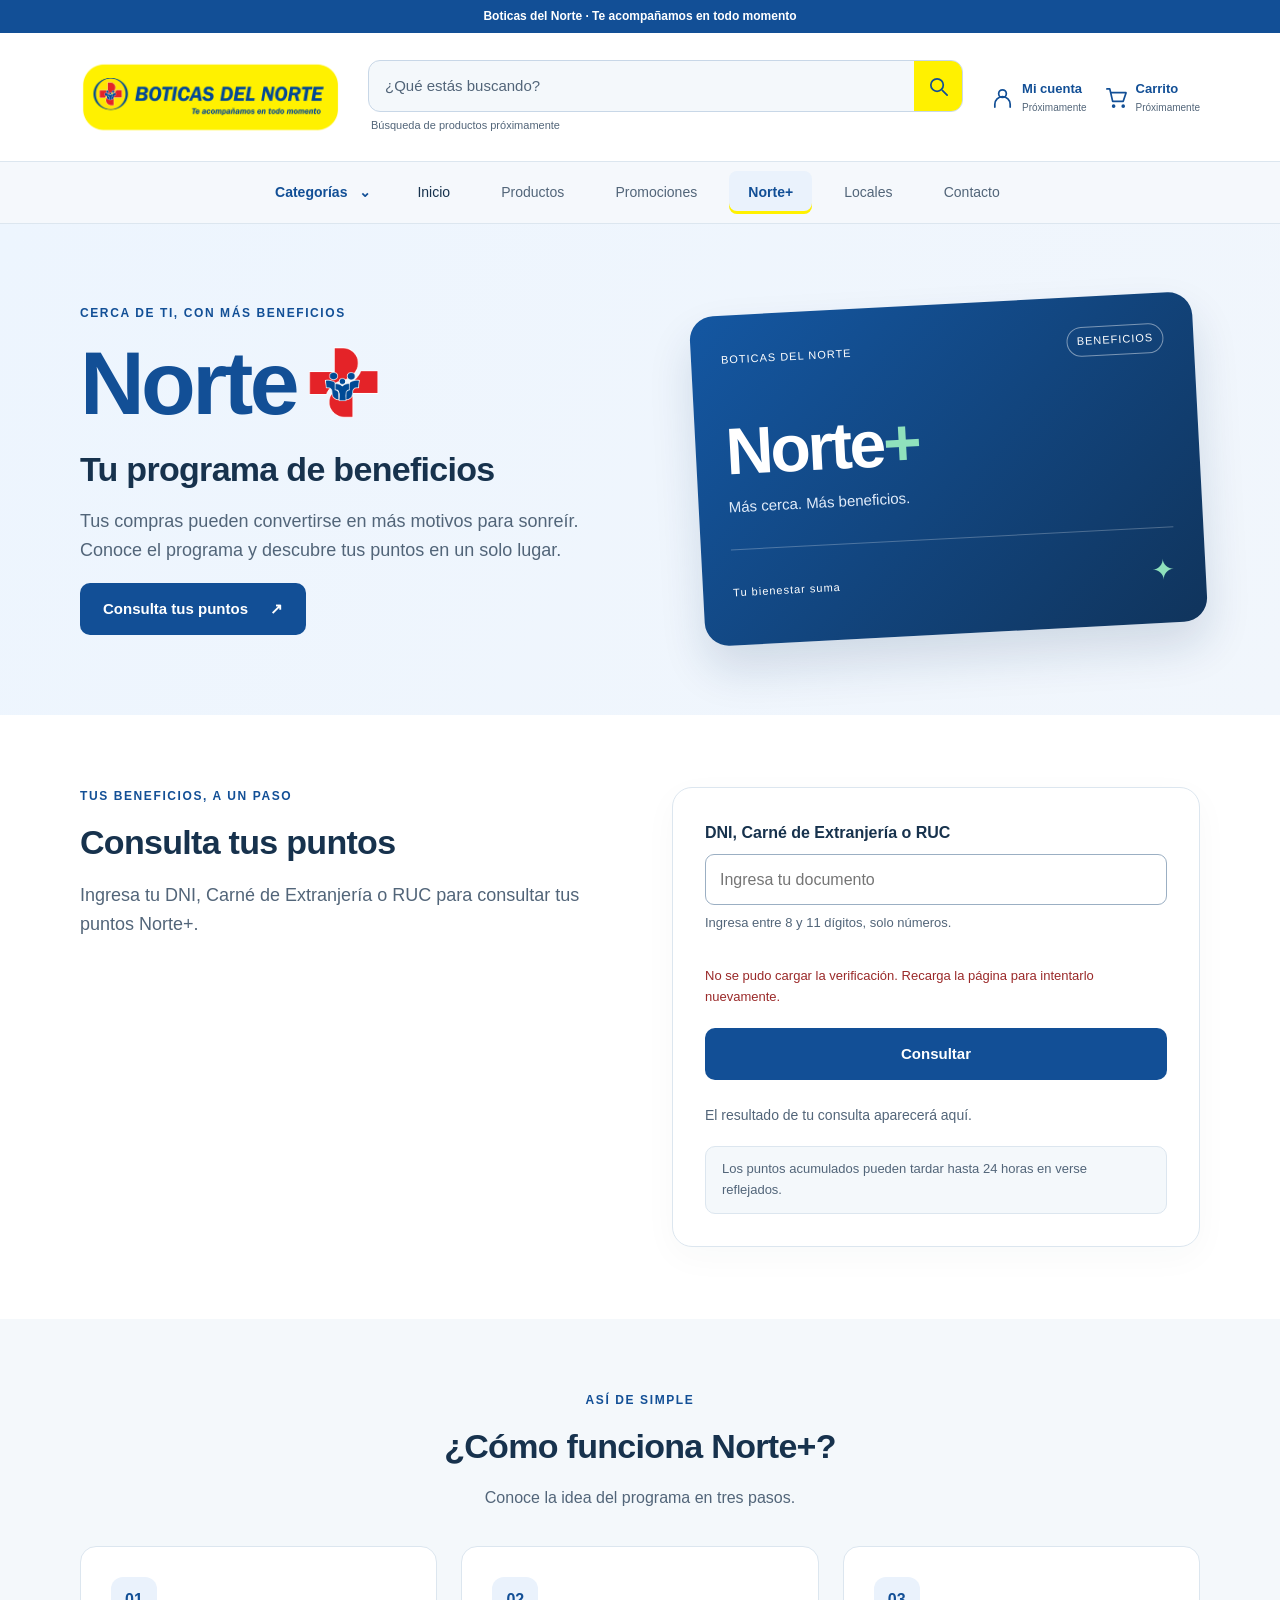
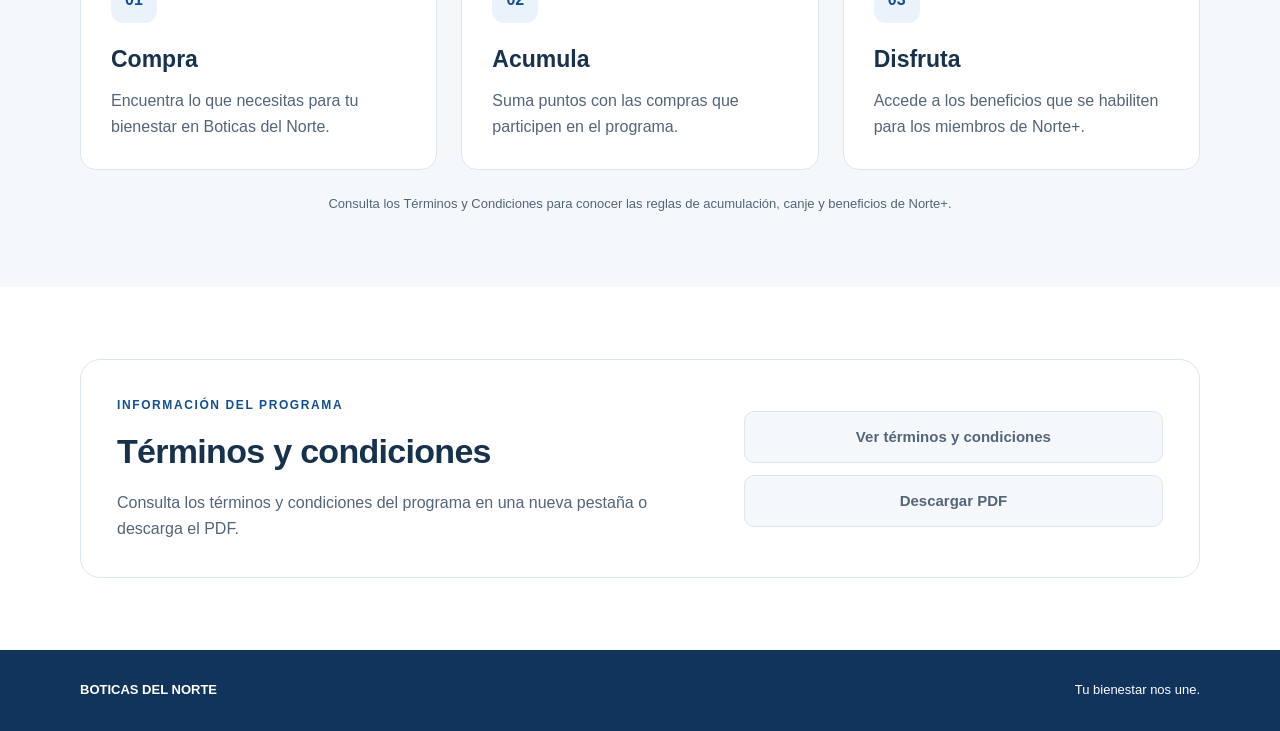
<file: index.html>
<!DOCTYPE html>
<html lang="es">

<head>
    <!-- Redirección temporal a Norte+: quitar esta etiqueta para restaurar Inicio. -->
    <meta http-equiv="refresh" content="0; url=norte-plus.html">
    <meta charset="UTF-8">
    <meta name="viewport" content="width=device-width, initial-scale=1.0">

    <link rel="stylesheet" href="style.css">

    <title>Mi primera web</title>
</head>

<body>

    <header>
        <div class="logo">
            MI PRIMERA WEB
        </div>

        <nav>
            <a href="#">Inicio</a>
            <a href="#">Nosotros</a>
            <a href="#">Servicios</a>
            <a href="norte-plus.html">Norte+</a>
            <a href="#">Contacto</a>
        </nav>
    </header>

    <main>

        <h2>BIENVENIDO A BOTICAS DEL NORTE</h2>

        <h1>Bienvenido a mi página</h1>

        <p>
            Estoy aprendiendo a crear páginas web
            utilizando HTML y CSS.
        </p>

        <button>Ver más</button>

    </main>

    <section>

        <h2>Sobre nosotros</h2>

        <p>
            Esta es una sección de ejemplo para
            nuestra página web.
        </p>

    </section>

</body>
</html>
</file>
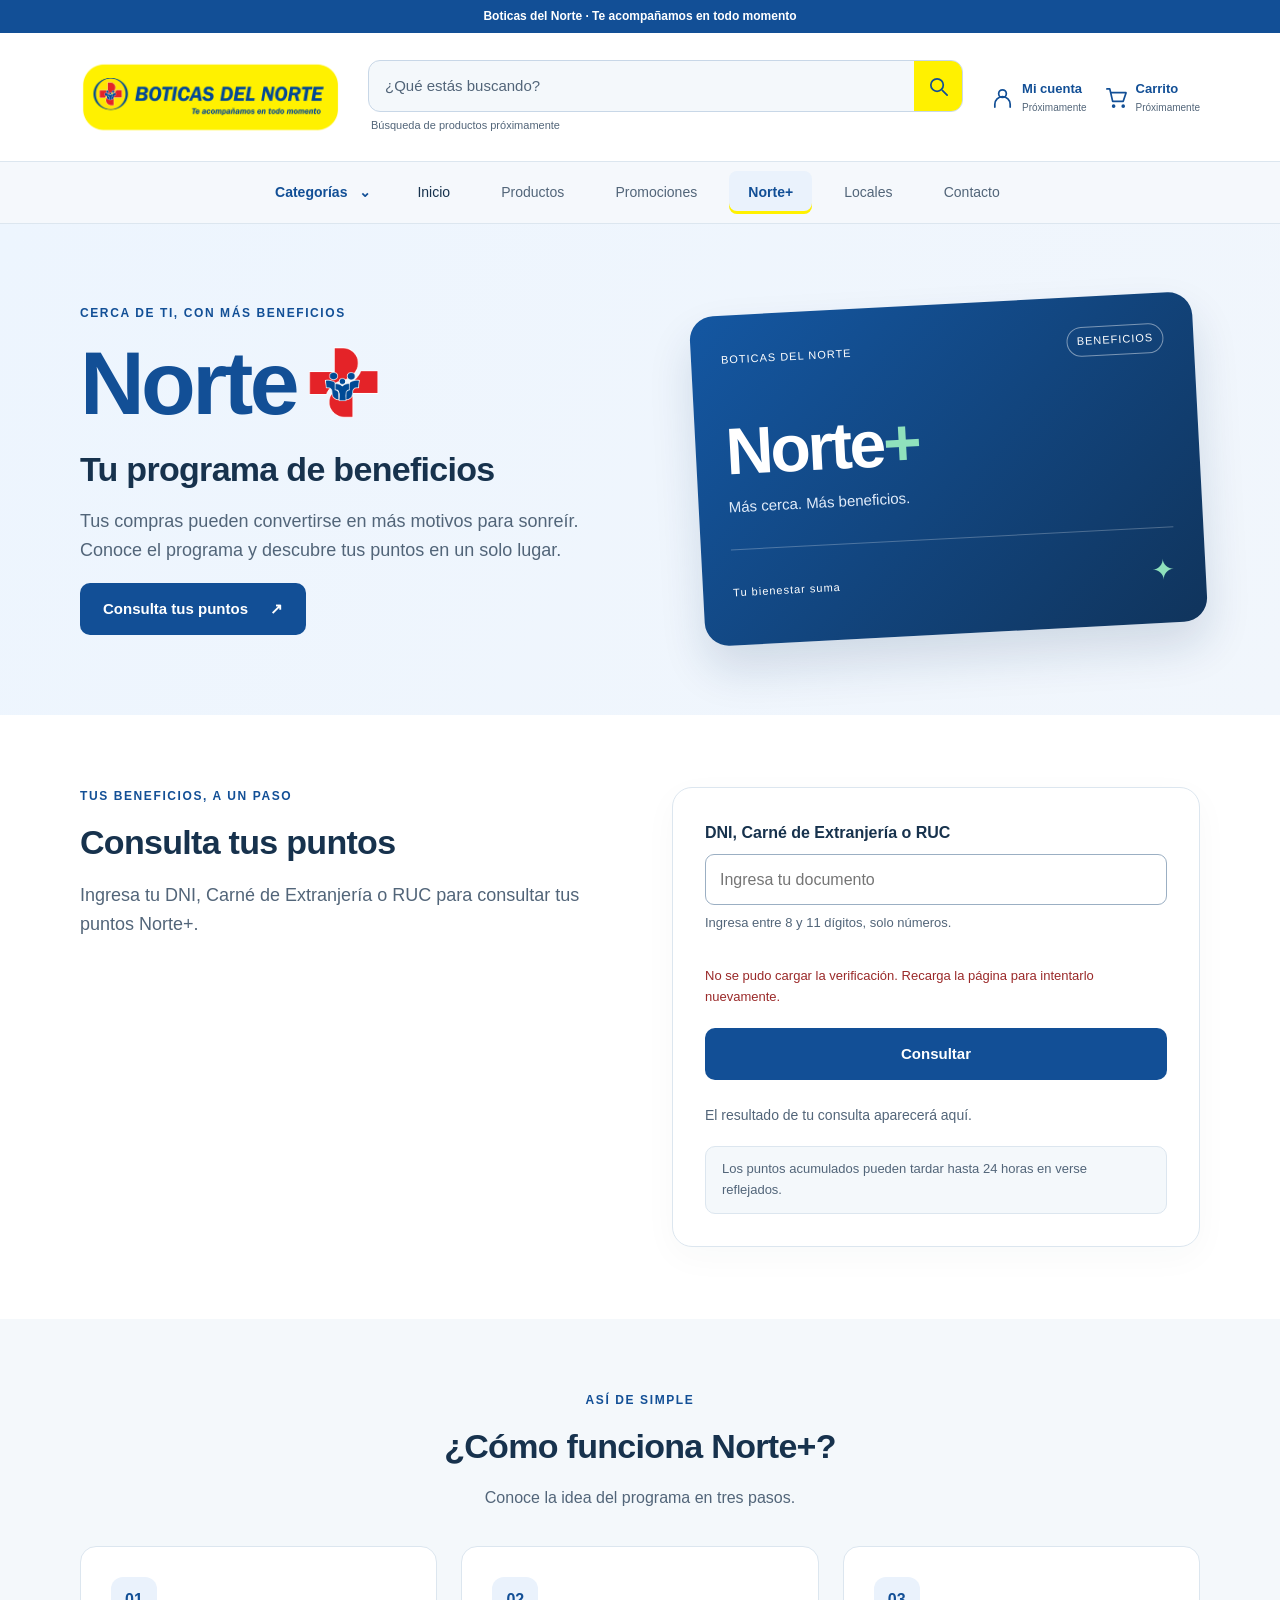
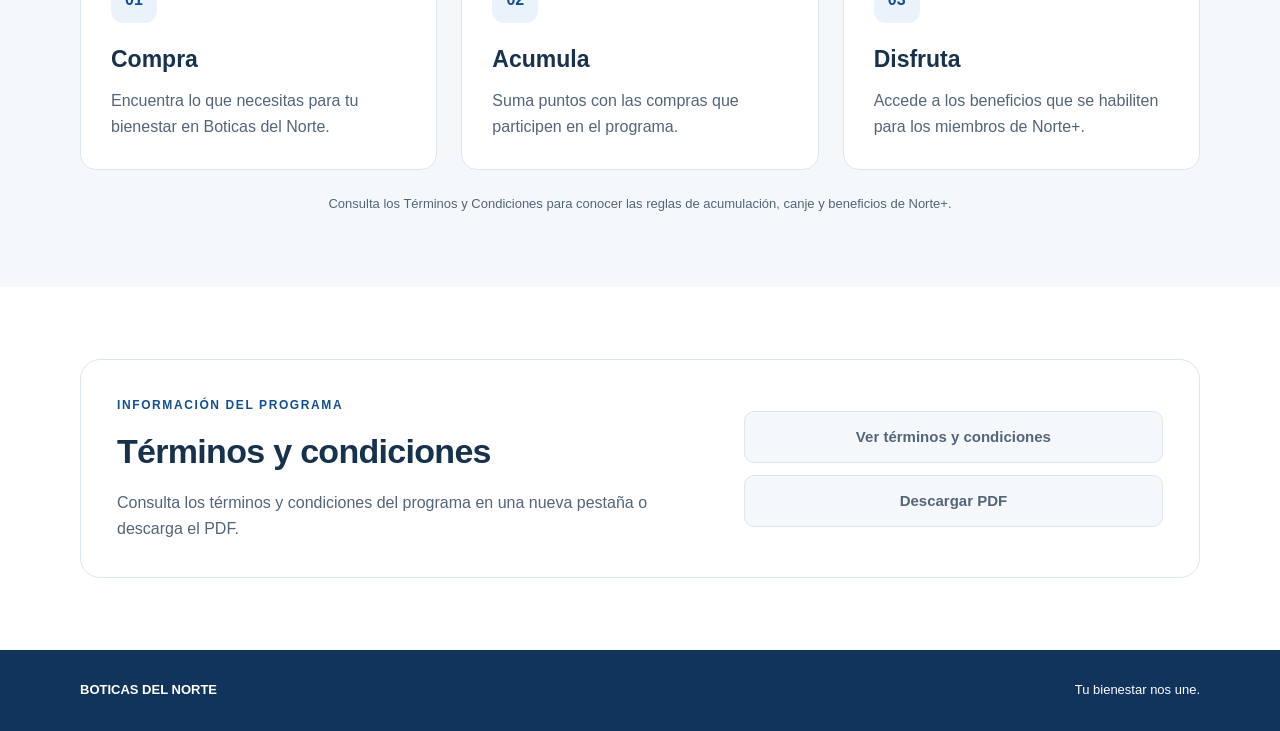
<file: norte-plus.html>
<!DOCTYPE html>
<html lang="es">
<head>
    <meta charset="UTF-8">
    <meta name="viewport" content="width=device-width, initial-scale=1.0">
    <meta name="description" content="Conoce Norte+, el programa de beneficios de Boticas del Norte. Consulta tus puntos Norte+.">
    <title>Norte+ | Boticas del Norte</title>
    <link rel="stylesheet" href="norte-plus.css">
    <script src="norte-plus.js" defer></script>
    <script src="https://challenges.cloudflare.com/turnstile/v0/api.js?render=explicit&amp;onload=onTurnstileLoad" defer onerror="handleTurnstileLoadError()"></script>
</head>
<body>
    <a class="skip-link" href="#contenido">Ir al contenido</a>
    <header class="site-header">
        <div class="header-announcement"><div class="container">Boticas del Norte · Te acompañamos en todo momento</div></div>
        <div class="container header-content">
            <a class="brand" href="index.html"><img class="brand-logo" src="img/logo-boticas-del-norte.png" alt="Boticas del Norte" width="4320" height="1334"></a>
            <div class="header-search" role="search" aria-label="Búsqueda de productos, próximamente">
                <label class="header-sr-only" for="header-search-input">Buscar productos (próximamente)</label>
                <div class="header-search-field">
                    <input id="header-search-input" type="search" placeholder="¿Qué estás buscando?" disabled aria-describedby="header-search-note">
                    <button type="button" disabled aria-label="Buscar, próximamente"><svg viewBox="0 0 24 24" aria-hidden="true"><circle cx="10.5" cy="10.5" r="6.5"></circle><path d="m16 16 5 5"></path></svg></button>
                </div>
                <p id="header-search-note">Búsqueda de productos próximamente</p>
            </div>
            <div class="header-actions" aria-label="Próximas funciones">
                <button class="header-action header-account" type="button" disabled aria-label="Mi cuenta, próximamente"><svg viewBox="0 0 24 24" aria-hidden="true"><circle cx="12" cy="8" r="4"></circle><path d="M4 22v-3a8 8 0 0 1 16 0v3"></path></svg><span>Mi cuenta<small>Próximamente</small></span></button>
                <button class="header-action" type="button" disabled aria-label="Carrito, próximamente"><svg viewBox="0 0 24 24" aria-hidden="true"><path d="M2 3h3l3 13h11l3-9H6"></path><circle cx="9" cy="21" r="1"></circle><circle cx="19" cy="21" r="1"></circle></svg><span>Carrito<small>Próximamente</small></span></button>
            </div>
            <div class="header-mobile-menu">
                <input class="mobile-menu-toggle" type="checkbox" id="mobile-menu-toggle" aria-label="Abrir o cerrar menú móvil" aria-controls="mobile-menu-panel">
                <label class="mobile-menu-trigger" for="mobile-menu-toggle"><span class="hamburger" aria-hidden="true"><span></span><span></span><span></span></span><span class="header-sr-only">Abrir menú</span></label>
                <div class="mobile-menu-panel" id="mobile-menu-panel">
                    <div class="mobile-panel-heading"><h2>Menú</h2><label class="mobile-menu-close" for="mobile-menu-toggle"><span aria-hidden="true">×</span><span class="header-sr-only">Cerrar menú</span></label></div>
                    <nav class="header-mobile-nav" aria-label="Navegación principal móvil">
                        <details class="mobile-categories">
                            <summary>Categorías <span class="category-arrow" aria-hidden="true">›</span></summary>
                            <ul class="mobile-category-list" aria-label="Categorías de productos"><li>Farmacia</li><li>Salud y bienestar</li><li>Vitaminas y suplementos</li><li>Cuidado personal</li><li>Mamá y bebé</li><li>Nutrición</li><li>Dermocosmética</li><li>Adulto mayor</li></ul>
                        </details>
                        <a href="index.html">Inicio</a>
                        <span class="nav-pending" aria-disabled="true" title="Próximamente">Productos</span>
                        <span class="nav-pending" aria-disabled="true" title="Próximamente">Promociones</span>
                        <a href="norte-plus.html" aria-current="page">Norte+</a>
                        <span class="nav-pending" aria-disabled="true" title="Próximamente">Locales</span>
                        <span class="nav-pending" aria-disabled="true" title="Próximamente">Contacto</span>
                        <span class="nav-pending" aria-disabled="true" title="Próximamente">Mi cuenta</span>
                    </nav>
                </div>
            </div>
        </div>
        <div class="header-nav-bar"><nav class="container header-desktop-nav" aria-label="Navegación principal">
                <details class="desktop-categories"><summary>Categorías <span class="category-arrow" aria-hidden="true">⌄</span></summary><div class="desktop-category-panel"><p class="category-panel-title">Explora nuestras categorías</p><ul aria-label="Categorías de productos"><li>Farmacia</li><li>Salud y bienestar</li><li>Vitaminas y suplementos</li><li>Cuidado personal</li><li>Mamá y bebé</li><li>Nutrición</li><li>Dermocosmética</li><li>Adulto mayor</li></ul></div></details>
                <a href="index.html">Inicio</a>
                <span class="nav-pending" aria-disabled="true" title="Próximamente">Productos</span>
                <span class="nav-pending" aria-disabled="true" title="Próximamente">Promociones</span>
                <a href="norte-plus.html" aria-current="page">Norte+</a>
                <span class="nav-pending" aria-disabled="true" title="Próximamente">Locales</span>
                <span class="nav-pending" aria-disabled="true" title="Próximamente">Contacto</span>
        </nav></div>
    </header>
    <main id="contenido">
        <section class="hero" aria-labelledby="hero-title">
            <div class="container hero-grid">
                <div>
                    <p class="eyebrow">CERCA DE TI, CON MÁS BENEFICIOS</p>
                    <h1 id="hero-title" class="hero-identity" aria-label="Norte+"><span aria-hidden="true">Norte</span><img class="hero-logo" src="img/logo-norte-plus.png" alt="" width="439" height="460"></h1>
                    <h2>Tu programa de beneficios</h2>
                    <p class="hero-copy">Tus compras pueden convertirse en más motivos para sonreír. Conoce el programa y descubre tus puntos en un solo lugar.</p>
                    <a class="button button-primary" href="#consulta">Consulta tus puntos <span aria-hidden="true">↗</span></a>
                </div>
                <div class="membership-card" aria-label="Tarjeta ilustrativa del programa Norte+">
                    <div class="card-top"><span>BOTICAS DEL NORTE</span><span class="card-badge">BENEFICIOS</span></div>
                    <p class="card-name">Norte<span>+</span></p>
                    <p>Más cerca. Más beneficios.</p>
                    <div class="card-bottom"><span>Tu bienestar suma</span><span aria-hidden="true">✦</span></div>
                </div>
            </div>
        </section>
        <section class="section" id="consulta" aria-labelledby="consulta-title">
            <div class="container consultation-grid">
                <div>
                    <p class="eyebrow">TUS BENEFICIOS, A UN PASO</p>
                    <h2 id="consulta-title">Consulta tus puntos</h2>
                    <p class="section-copy">Ingresa tu DNI, Carné de Extranjería o RUC para consultar tus puntos Norte+.</p>
                </div>
                <div class="query-card">
                    <form id="points-form">
                        <label for="dni">DNI, Carné de Extranjería o RUC</label>
                        <input id="dni" name="dni" type="text" inputmode="numeric" minlength="8" maxlength="11" pattern="[0-9]{8,11}" autocomplete="off" spellcheck="false" placeholder="Ingresa tu documento" aria-describedby="dni-hint" required>
                        <p class="input-hint" id="dni-hint">Ingresa entre 8 y 11 dígitos, solo números.</p>
                        <div id="turnstile-widget" class="turnstile-widget"></div>
                        <p id="verification-status" class="verification-status" role="status" aria-live="polite" aria-atomic="true">Cargando verificación de seguridad...</p>
                        <button class="button button-primary" type="submit" aria-describedby="verification-status" disabled>Consultar</button>
                    </form>
                    <div id="query-feedback" role="status" aria-live="polite" aria-atomic="true">
                        <p class="initial-message">El resultado de tu consulta aparecerá aquí.</p>
                    </div>
                    <p class="points-update-note">Los puntos acumulados pueden tardar hasta 24 horas en verse reflejados.</p>
                    <noscript><p>Activa JavaScript en tu navegador para consultar tus puntos.</p></noscript>
                </div>
            </div>
        </section>
        <section class="section steps-section" aria-labelledby="steps-title">
            <div class="container">
                <div class="section-heading"><p class="eyebrow">ASÍ DE SIMPLE</p><h2 id="steps-title">¿Cómo funciona Norte+?</h2><p>Conoce la idea del programa en tres pasos.</p></div>
                <ol class="steps">
                    <li><span class="step-number" aria-hidden="true">01</span><h3>Compra</h3><p>Encuentra lo que necesitas para tu bienestar en Boticas del Norte.</p></li>
                    <li><span class="step-number" aria-hidden="true">02</span><h3>Acumula</h3><p>Suma puntos con las compras que participen en el programa.</p></li>
                    <li><span class="step-number" aria-hidden="true">03</span><h3>Disfruta</h3><p>Accede a los beneficios que se habiliten para los miembros de Norte+.</p></li>
                </ol>
                <p class="program-note">Consulta los Términos y Condiciones para conocer las reglas de acumulación, canje y beneficios de Norte+.</p>
            </div>
        </section>
        <section class="section" aria-labelledby="terms-title">
            <div class="container terms-card">
                <div><p class="eyebrow">INFORMACIÓN DEL PROGRAMA</p><h2 id="terms-title">Términos y condiciones</h2><p id="terms-note">Consulta los términos y condiciones del programa en una nueva pestaña o descarga el PDF.</p></div>
                <div class="terms-actions"><a class="button button-outline" href="pdf/terminos-condiciones-norte-plus.pdf" target="_blank" rel="noopener noreferrer" aria-describedby="terms-note">Ver términos y condiciones</a><a class="button button-outline" href="pdf/terminos-condiciones-norte-plus.pdf" download="terminos-condiciones-norte-plus.pdf" aria-describedby="terms-note">Descargar PDF</a></div>
            </div>
        </section>
    </main>
    <footer class="site-footer"><div class="container footer-content"><a class="footer-brand" href="index.html">BOTICAS DEL NORTE</a><p>Tu bienestar nos une.</p></div></footer>
</body>
</html>
</file>
<file: style.css>
body {
    margin: 0;
    font-family: Arial, sans-serif;
    background-color: #f2f2f2;
    color: #333;
}

header {
    background-color: #1976d2;
    color: white;
    padding: 20px 40px;

    display: flex;
    justify-content: space-between;
    align-items: center;
}

.logo {
    font-size: 24px;
    font-weight: bold;
}

nav {
    display: flex;
    gap: 25px;
}

nav a {
    color: white;
    text-decoration: none;
    font-size: 16px;
}

nav a:hover {
    text-decoration: underline;
}

main {
    text-align: center;
    padding: 80px 20px;
}

h1 {
    font-size: 40px;
    color: #1976d2;
}

main p {
    font-size: 20px;
}

button {
    background-color: #1976d2;
    color: white;
    border: none;
    padding: 15px 30px;
    font-size: 16px;
    border-radius: 8px;
    cursor: pointer;
}

button:hover {
    background-color: #125aa0;
}

section {
    background-color: white;
    padding: 50px;
    text-align: center;
}
@media (max-width: 600px) {

    header {
        flex-direction: column;
        gap: 20px;
        padding: 20px;
    }

    .logo {
        font-size: 24px;
    }

    nav {
        display: flex;
        flex-wrap: wrap;
        justify-content: center;
        gap: 12px 18px;
    }

    nav a {
        font-size: 18px;
    }

}
</file>
<file: norte-plus.css>
:root { --blue: #124f96; --blue-dark: #10345c; --ink: #17324d; --muted: #526579; --line: #dce6ef; --surface: #f4f8fb; }
* { box-sizing: border-box; }
html { scroll-behavior: smooth; }
body { margin: 0; font-family: Arial, Helvetica, sans-serif; color: var(--ink); background: white; line-height: 1.6; }
a { color: inherit; }
button, input { font: inherit; }
button, a, input { -webkit-tap-highlight-color: transparent; }
:focus-visible { outline: 3px solid var(--blue); outline-offset: 4px; }
.container { width: min(1120px, calc(100% - 48px)); margin-inline: auto; }
.skip-link { position: absolute; left: 16px; top: -100px; padding: 12px; background: white; z-index: 10; }
.skip-link:focus { top: 12px; }
.site-header { background: white; border-bottom: 1px solid var(--line); }
.header-announcement { background: var(--blue); color: white; text-align: center; padding-block: 7px; font-size: 12px; font-weight: 700; }
.header-content { position: relative; display: grid; grid-template-columns: 260px minmax(0, 1fr) auto; align-items: center; gap: 28px; padding-block: 24px; }
.site-header .brand { display: inline-flex; width: 260px; max-width: 100%; text-decoration: none; }
.site-header .brand-logo { display: block; width: 100%; height: auto; }
.header-search { min-width: 0; }
.header-search-field { display: flex; align-items: stretch; border: 1px solid #c8d7e7; border-radius: 12px; overflow: hidden; background: var(--surface); }
.site-header .header-search input { min-width: 0; width: 100%; border: 0; border-radius: 0; background: transparent; padding: 13px 16px; color: var(--ink); opacity: 1; -webkit-text-fill-color: var(--muted); font-size: 15px; }
.site-header .header-search input::placeholder { color: var(--muted); opacity: 1; }
.header-search-field button { display: grid; place-items: center; flex: 0 0 48px; border: 0; background: #fff100; color: var(--blue); opacity: 1; }
.header-search p { margin: 5px 0 0 3px; font-size: 11px; color: var(--muted); }
.header-search svg, .header-action svg { width: 23px; height: 23px; fill: none; stroke: currentColor; stroke-width: 1.8; stroke-linecap: round; stroke-linejoin: round; }
.header-actions { display: flex; align-items: center; gap: 18px; }
.header-action { display: inline-flex; align-items: center; gap: 8px; border: 0; padding: 8px 0; background: transparent; color: var(--blue); font-size: 13px; font-weight: 700; text-align: left; opacity: 1; }
.header-action svg { flex-shrink: 0; }
.header-action small { display: block; font-size: 10px; color: var(--muted); font-weight: 400; }
.header-nav-bar { background: #f5f8fc; border-top: 1px solid var(--line); }
.header-desktop-nav { display: flex; align-items: center; justify-content: center; gap: 14px; padding-block: 9px; }
.site-header nav a, .site-header .nav-pending { display: block; padding: 10px 20px; font-size: 14px; text-decoration: none; border-radius: 8px; }
.site-header nav a:hover { background: #eaf2fc; }
.site-header nav a[aria-current] { color: var(--blue); background: #eaf2fc; font-weight: 700; box-shadow: inset 0 -3px 0 #fff100; }
.site-header .nav-pending { color: var(--muted); cursor: default; }
.header-mobile-menu { display: none; }
.header-sr-only { position: absolute; width: 1px; height: 1px; padding: 0; margin: -1px; overflow: hidden; clip-path: inset(50%); white-space: nowrap; border: 0; }
@media (max-width: 1100px) and (min-width: 761px) {
    .header-content { grid-template-columns: 220px minmax(0, 1fr) auto; gap: 18px; }
    .header-actions { gap: 12px; }
    .header-action { flex-direction: column; text-align: center; gap: 4px; }
}
@media (max-width: 760px) {
    .header-announcement { font-size: 11px; padding-block: 6px; }
    .header-content { grid-template-columns: 40px minmax(0, 1fr) auto; gap: 16px 12px; padding-block: 16px; }
    .site-header .brand { grid-column: 2; grid-row: 1; width: 220px; }
    .header-actions { grid-column: 3; grid-row: 1; gap: 12px; }
    .header-action { min-width: 32px; min-height: 44px; justify-content: center; padding: 0; }
    .header-action > span { display: none; }
    .header-search { grid-column: 1 / -1; grid-row: 2; }
    .header-nav-bar { display: none; }
    .header-mobile-menu { display: block; grid-column: 1; grid-row: 1; }

}
/* Categorías y menú móvil: controles HTML y CSS sin JavaScript. */
.header-desktop-nav { position: relative; gap: clamp(2px, 1vw, 14px); }
.site-header .header-desktop-nav > a, .site-header .header-desktop-nav > .nav-pending { padding-inline: clamp(9px, 1.5vw, 20px); }
.desktop-categories > summary, .mobile-categories > summary { display: flex; align-items: center; justify-content: space-between; gap: 12px; list-style: none; cursor: pointer; color: var(--blue); font-size: 14px; font-weight: 700; border-radius: 8px; }
.desktop-categories > summary { padding: 10px 14px; }
.desktop-categories > summary::-webkit-details-marker, .mobile-categories > summary::-webkit-details-marker { display: none; }
.desktop-categories[open] > summary, .desktop-categories > summary:hover { background: #eaf2fc; }
.desktop-categories[open] .category-arrow { transform: rotate(180deg); }
.desktop-category-panel { position: absolute; top: calc(100% + 8px); left: 0; width: min(680px, 100%); max-height: min(460px, 65vh); overflow-y: auto; overscroll-behavior: contain; z-index: 20; padding: 24px; background: white; border: 1px solid var(--line); border-radius: 16px; box-shadow: 0 12px 32px #10345c20; }
.category-panel-title { color: var(--blue); font-size: 16px; font-weight: 700; padding-bottom: 12px; margin: 0 0 12px; border-bottom: 3px solid #fff100; }
.desktop-category-panel ul { display: grid; grid-template-columns: repeat(2, minmax(0, 1fr)); gap: 10px; padding: 0; margin: 0; list-style: none; }
.desktop-category-panel li { padding: 14px 16px; background: var(--surface); border: 1px solid var(--line); border-radius: 10px; color: var(--blue); font-size: 14px; overflow-wrap: anywhere; }
.mobile-menu-toggle, .mobile-menu-panel { display: none; }
@media (max-width: 760px) {
    .header-actions .header-account { display: none; }
    .header-mobile-menu { position: static; }
    .mobile-menu-toggle { display: block; position: absolute; top: 16px; left: 0; width: 40px; height: 44px; margin: 0; min-height: 0; opacity: 0; cursor: pointer; z-index: 22; }
    .mobile-menu-trigger { display: grid; place-items: center; width: 40px; height: 44px; margin: 0; border-radius: 8px; color: var(--blue); cursor: pointer; }
    .mobile-menu-toggle:focus-visible + .mobile-menu-trigger { outline: 3px solid var(--blue); outline-offset: 3px; }
    .mobile-menu-toggle:checked + .mobile-menu-trigger { background: #eaf2fc; }
    .hamburger { display: flex; flex-direction: column; gap: 5px; width: 22px; }
    .hamburger span { display: block; height: 2px; border-radius: 2px; background: currentColor; }
    .mobile-menu-toggle:checked ~ .mobile-menu-panel { display: block; }
    .mobile-menu-panel { position: absolute; top: 100%; left: 0; right: 0; z-index: 20; max-height: min(70vh, calc(100vh - 230px)); max-height: min(70dvh, calc(100dvh - 230px)); overflow-y: auto; overflow-x: hidden; -webkit-overflow-scrolling: touch; overscroll-behavior: contain; background: white; border: 1px solid var(--line); border-radius: 14px; box-shadow: 0 12px 32px #10345c20; }
    .mobile-panel-heading { position: sticky; top: 0; z-index: 2; background: white; display: flex; align-items: center; justify-content: space-between; gap: 16px; padding: 16px 20px; border-bottom: 3px solid #fff100; }
    .mobile-panel-heading h2 { margin: 0; color: var(--blue); font-size: 22px; }
    .mobile-menu-close { display: grid; place-items: center; width: 44px; height: 44px; margin: 0; color: var(--blue); font-size: 32px; line-height: 1; cursor: pointer; border-radius: 8px; background: #eaf2fc; }
    .header-mobile-nav { padding: 12px; }
    .site-header .header-mobile-nav a, .site-header .header-mobile-nav .nav-pending, .mobile-categories > summary { padding: 12px 16px; }
    .mobile-categories > summary { background: var(--surface); }
    .mobile-categories[open] .category-arrow { transform: rotate(90deg); }
    .mobile-category-list { margin: 8px 0; padding: 0 12px; list-style: none; }
    .mobile-category-list li { padding: 12px; color: var(--blue); font-size: 14px; border-bottom: 1px solid var(--line); overflow-wrap: anywhere; }
    .mobile-category-list li:last-child { border-bottom: 0; }
    /* Al abrir, el control enfocable se sitúa sobre X para cerrar con teclado. */
    .mobile-menu-toggle:checked { top: calc(100% + 17px); left: auto; right: 21px; width: 44px; height: 44px; }
    .mobile-menu-toggle:checked:focus-visible ~ .mobile-menu-panel .mobile-menu-close { outline: 3px solid var(--blue); outline-offset: 3px; }
    .mobile-menu-toggle:checked:focus-visible + .mobile-menu-trigger { outline: none; }
}
/* En pantallas bajas, el panel usa el espacio de la ventana sin quedar recortado. */
@media (max-width: 760px) and (max-height: 480px) {
    .mobile-menu-panel { position: fixed; top: 16px; bottom: 16px; left: 16px; right: 16px; max-height: calc(100vh - 32px); max-height: calc(100dvh - 32px); }
    .mobile-menu-toggle:checked { position: fixed; top: 33px; right: 37px; }
}
.hero { background: linear-gradient(120deg, #edf5fe, #f1f6fc); padding-block: 80px; overflow: hidden; }
.hero-grid { display: grid; grid-template-columns: 1.1fr 1fr; align-items: center; gap: 64px; }
.eyebrow { color: var(--blue); font-size: 12px; font-weight: 700; letter-spacing: 1.6px; margin: 0 0 16px; }
h1, h2, h3, p { overflow-wrap: anywhere; }
h1 { color: var(--blue); font-size: clamp(64px, 8vw, 100px); line-height: 1; letter-spacing: -4px; margin: 0 0 20px; }
.hero-identity { display: flex; align-items: center; gap: 0.08em; font-size: clamp(56px, 7vw, 96px); letter-spacing: -0.04em; white-space: nowrap; }
.hero-logo { display: block; width: 0.9em; max-width: 100%; height: auto; flex-shrink: 0; }
h2 { font-size: clamp(26px, 3vw, 34px); line-height: 1.2; letter-spacing: -.7px; margin: 0 0 18px; }
h3 { margin: 18px 0 10px; font-size: 23px; }
p { margin: 0 0 18px; }
.hero-copy, .section-copy { color: var(--muted); font-size: 18px; max-width: 500px; }
.button { display: inline-flex; align-items: center; justify-content: center; gap: 22px; min-height: 48px; padding: 13px 22px; border: 1px solid transparent; border-radius: 10px; font-weight: 700; font-size: 15px; text-decoration: none; cursor: pointer; text-align: center; }
.button-primary { background: var(--blue); color: white; }
.button-primary:hover { background: var(--blue-dark); }
.membership-card { background: linear-gradient(135deg, #1457a2, #10345c); color: white; border-radius: 24px; padding: 30px; box-shadow: 0 24px 45px #10345c24; transform: rotate(-3deg); }
.card-top, .card-bottom { display: flex; align-items: center; justify-content: space-between; gap: 16px; font-size: 11px; letter-spacing: 1px; }
.card-badge { border: 1px solid #ffffff70; padding: 5px 9px; border-radius: 20px; }
.card-name { font-size: 66px; line-height: 1.1; font-weight: 700; letter-spacing: -3px; margin: 40px 0 8px; }
.card-name span { color: #8fe1bc; }
.membership-card > p:not(.card-name) { color: #e1ecfa; font-size: 15px; }
.card-bottom { border-top: 1px solid #ffffff40; padding-top: 20px; margin-top: 30px; }
.card-bottom > span:last-child { color: #8fe1bc; font-size: 28px; }
.section { padding-block: 72px; }
.consultation-grid { display: grid; grid-template-columns: 1fr 1fr; gap: 64px; align-items: start; }
.demo-note { background: #eaf2fc; border-left: 4px solid var(--blue); padding: 20px 24px; border-radius: 0 12px 12px 0; margin-top: 26px; }
.demo-note > strong { color: var(--blue); }
.demo-note p { font-size: 14px; margin: 8px 0 0; }
.query-card { border: 1px solid var(--line); border-radius: 20px; padding: 32px; box-shadow: 0 10px 35px #17324d08; }
label { display: block; font-weight: 700; margin-bottom: 8px; }
input { width: 100%; min-height: 50px; border: 1px solid #9bafc3; border-radius: 9px; padding: 12px 14px; color: var(--ink); background: white; }
.input-hint { color: var(--muted); font-size: 13px; margin: 8px 0 20px; }
form .button { width: 100%; }
.turnstile-widget { display: flex; justify-content: center; max-width: 100%; margin-bottom: 12px; }
.verification-status { color: var(--muted); font-size: 13px; margin: 0 0 20px; }
.verification-status.is-error { color: #9a2929; }
#query-feedback { margin-top: 24px; }
.initial-message { color: var(--muted); font-size: 14px; margin-bottom: 0; }
.points-update-note { margin: 20px 0 0; padding: 12px 16px; background: var(--surface); border: 1px solid var(--line); border-radius: 10px; color: var(--muted); font-size: 13px; line-height: 1.6; }
.result-card { background: var(--surface); border: 1px solid var(--line); border-radius: 12px; padding: 20px; }
.result-label { color: var(--blue); font-size: 12px; font-weight: 700; margin-bottom: 10px; }
.result-name { font-weight: 700; margin-bottom: 8px; }
.result-points { display: block; font-size: 38px; line-height: 1.2; color: var(--blue); }
.result-caption { color: var(--muted); font-size: 14px; margin: 5px 0 0; }
.error-message { color: #9a2929; background: #fff2f2; padding: 16px; border-radius: 10px; margin: 0; }
.steps-section { background: var(--surface); }
.section-heading { text-align: center; margin-bottom: 36px; }
.section-heading > p:last-child { color: var(--muted); }
.steps { display: grid; grid-template-columns: repeat(3, 1fr); gap: 24px; list-style: none; padding: 0; margin: 0; }
.steps li { background: white; border: 1px solid var(--line); padding: 30px; border-radius: 16px; }
.step-number { display: inline-flex; align-items: center; justify-content: center; height: 46px; width: 46px; background: #eaf2fc; color: var(--blue); font-weight: 700; border-radius: 12px; }
.steps p { color: var(--muted); margin: 0; }
.program-note { color: var(--muted); font-size: 13px; text-align: center; margin: 24px 0 0; }
.terms-card { display: grid; grid-template-columns: 1.4fr 1fr; gap: 40px; align-items: center; border: 1px solid var(--line); border-radius: 20px; padding: 36px; }
.terms-card p:last-child { color: var(--muted); margin: 0; }
.terms-actions { display: flex; flex-direction: column; gap: 12px; }
.button-outline { background: var(--surface); border-color: var(--line); color: var(--muted); }
.button:disabled { cursor: not-allowed; }
.site-footer { background: var(--blue-dark); color: white; padding-block: 30px; }
.footer-content { display: flex; align-items: center; justify-content: space-between; flex-wrap: wrap; gap: 16px 24px; font-size: 13px; }
.footer-brand { font-weight: 700; text-decoration: none; }
.footer-content p { margin: 0; }
.footer-content > span { color: #d1deed; }
@media (max-width: 960px) {
    .hero-grid, .consultation-grid { gap: 32px; }
    .hero { padding-block: 60px; }
    .membership-card { padding: 24px; transform: none; }
    .card-top { flex-wrap: wrap; }
    .steps { gap: 16px; }
    .steps li { padding: 22px; }
    .terms-card { grid-template-columns: 1fr; gap: 24px; }
    .terms-actions { flex-direction: row; flex-wrap: wrap; }
}
@media (max-width: 640px) {
    .hero-identity { gap: 0.02em; }
    .hero-logo { width: 1.05em; }
    .container { width: calc(100% - 32px); }
    .hero-grid, .consultation-grid, .steps { grid-template-columns: 1fr; }
    .hero { padding-block: 44px; }
    .hero-grid { gap: 36px; }
    .hero-copy, .section-copy { font-size: 16px; }
    .section { padding-block: 44px; }
    .query-card { padding: 24px; }
    .terms-card { padding: 24px; }
    .terms-actions { flex-direction: column; }
    .footer-content { flex-direction: column; align-items: flex-start; }
}
@media (prefers-reduced-motion: reduce) { html { scroll-behavior: auto; } }
</file>
